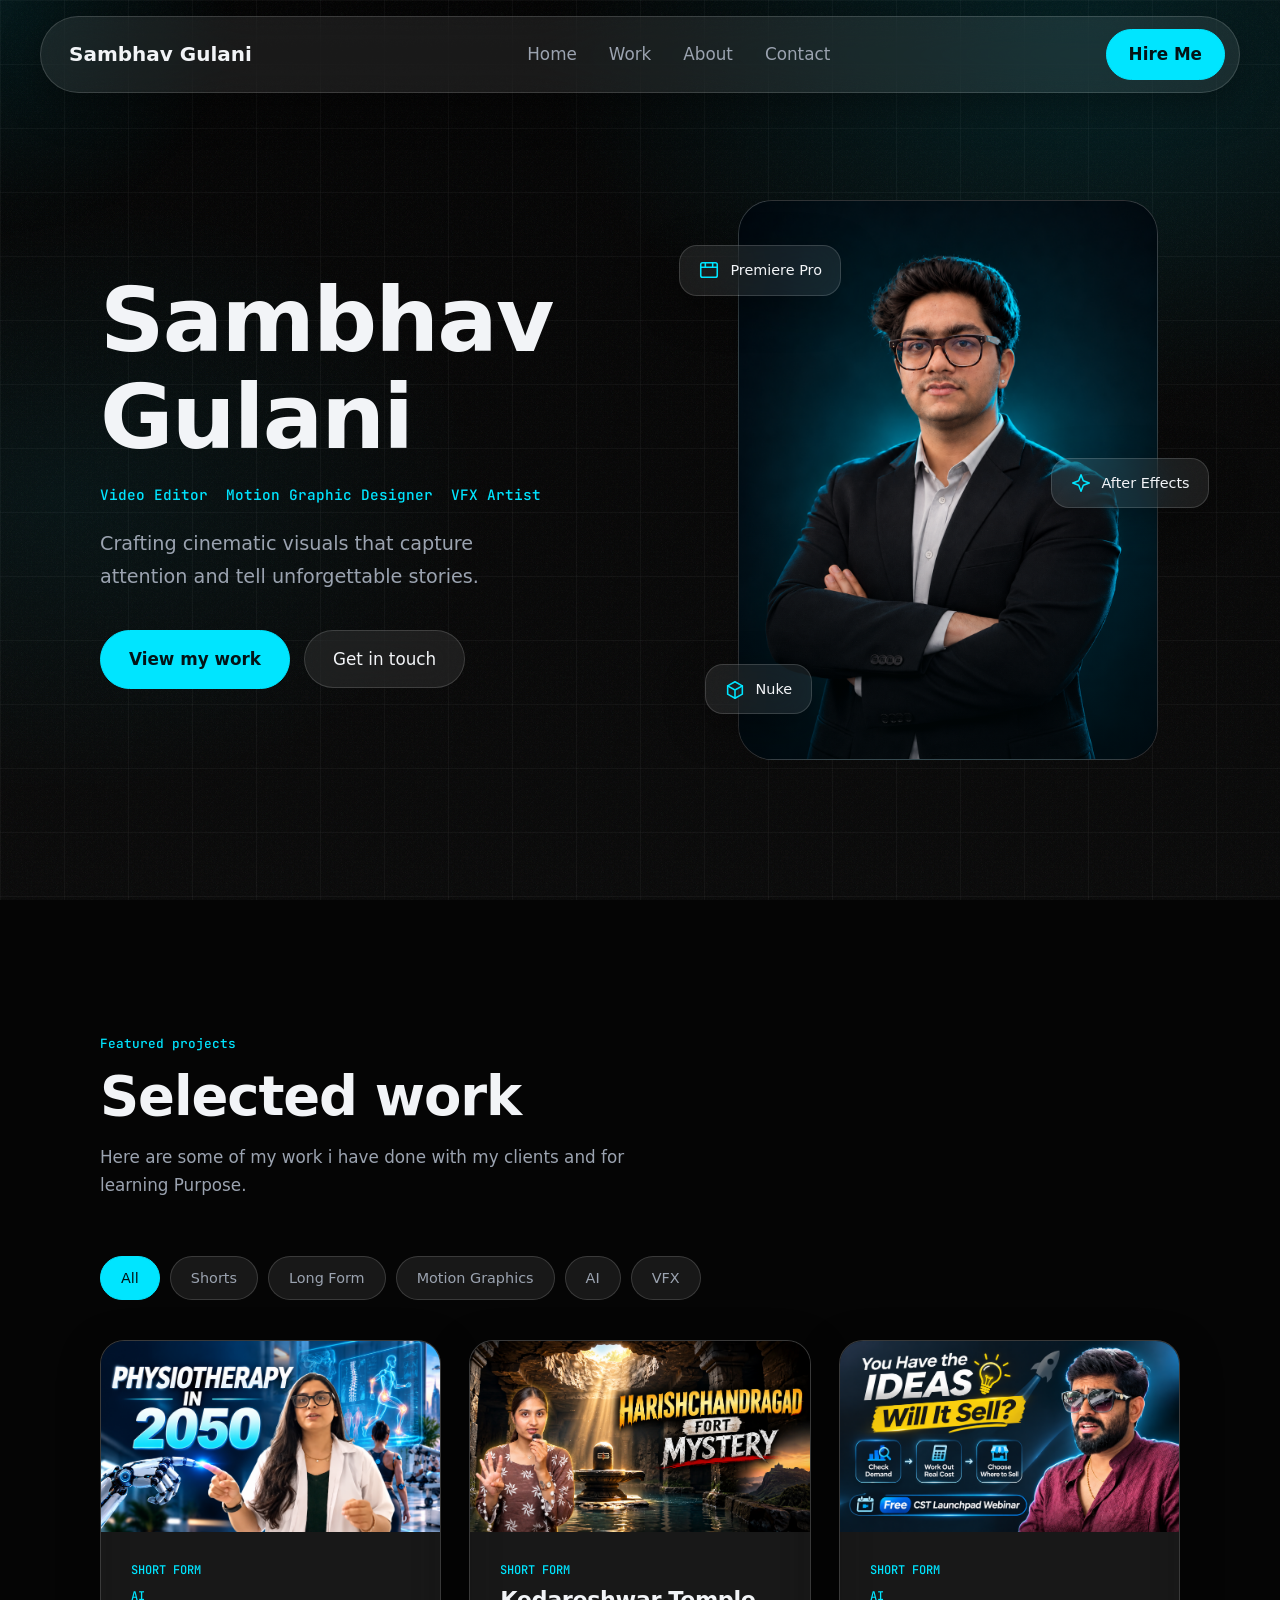
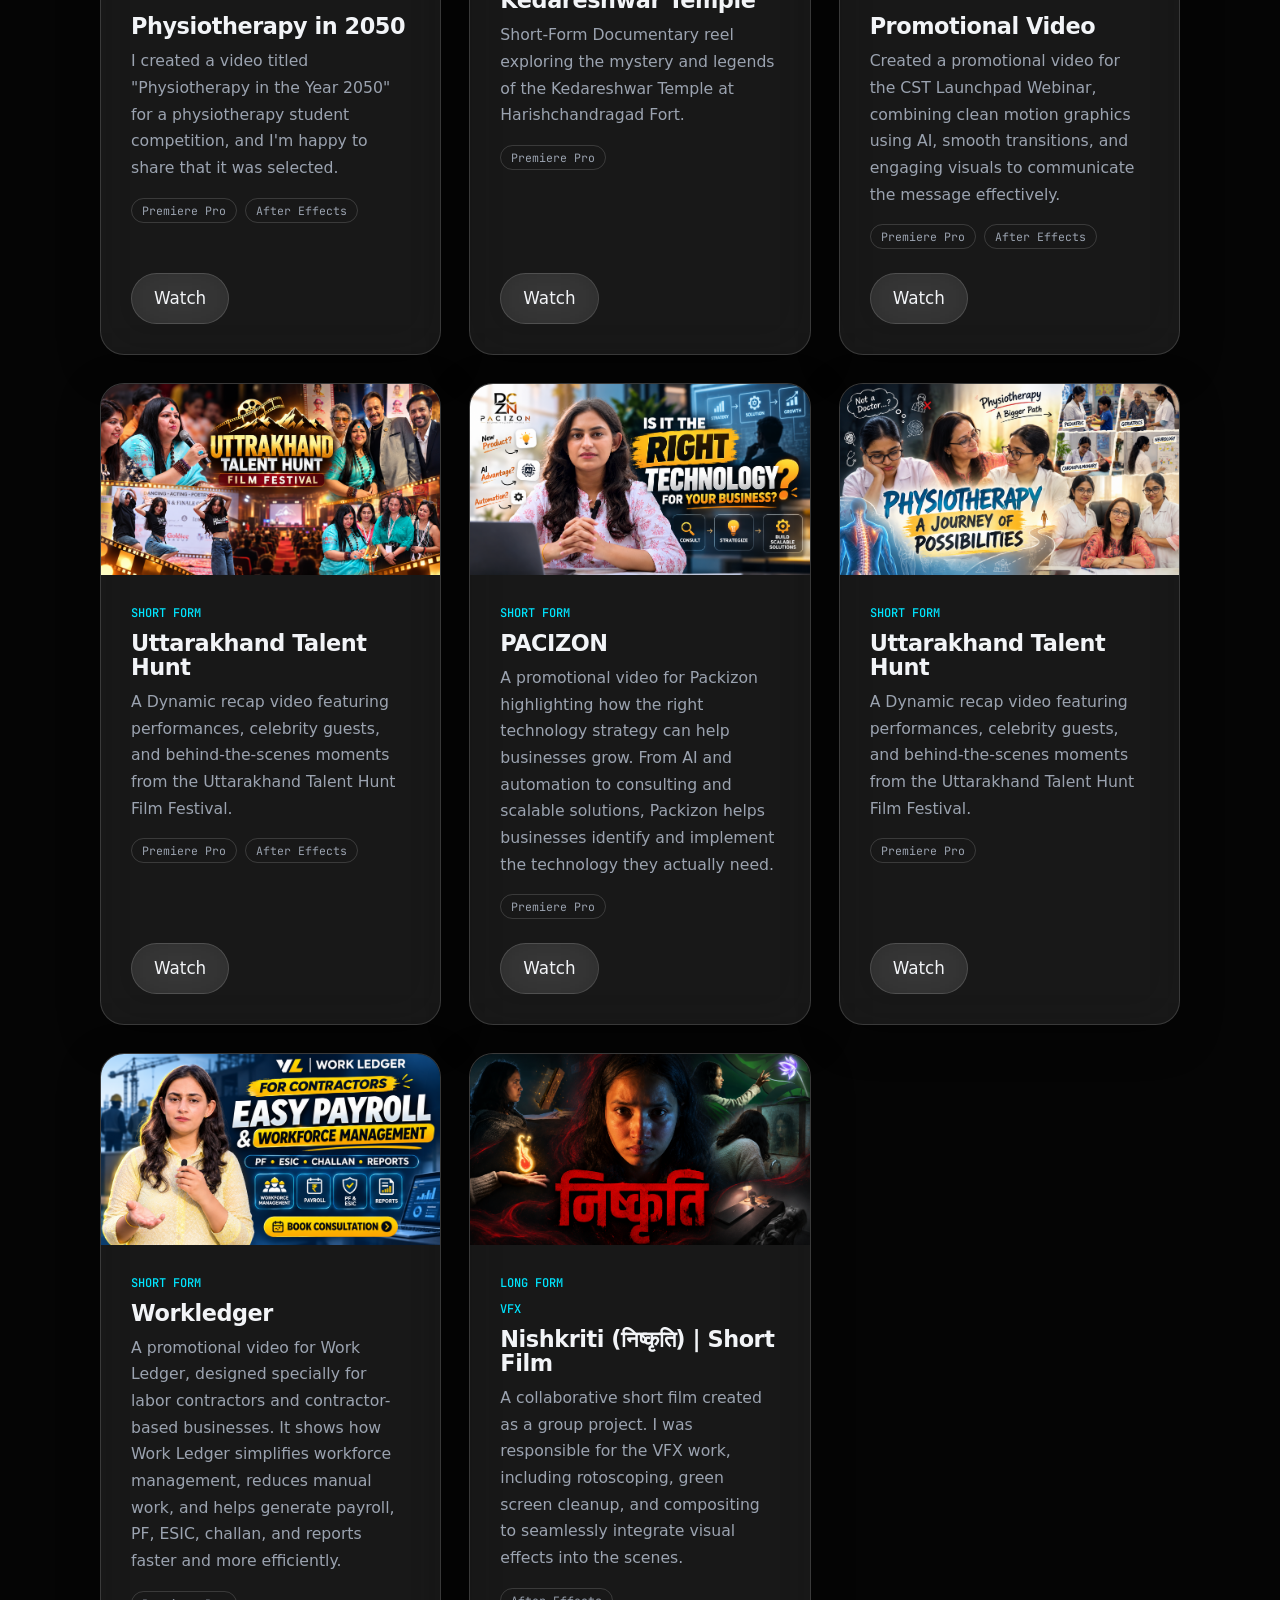
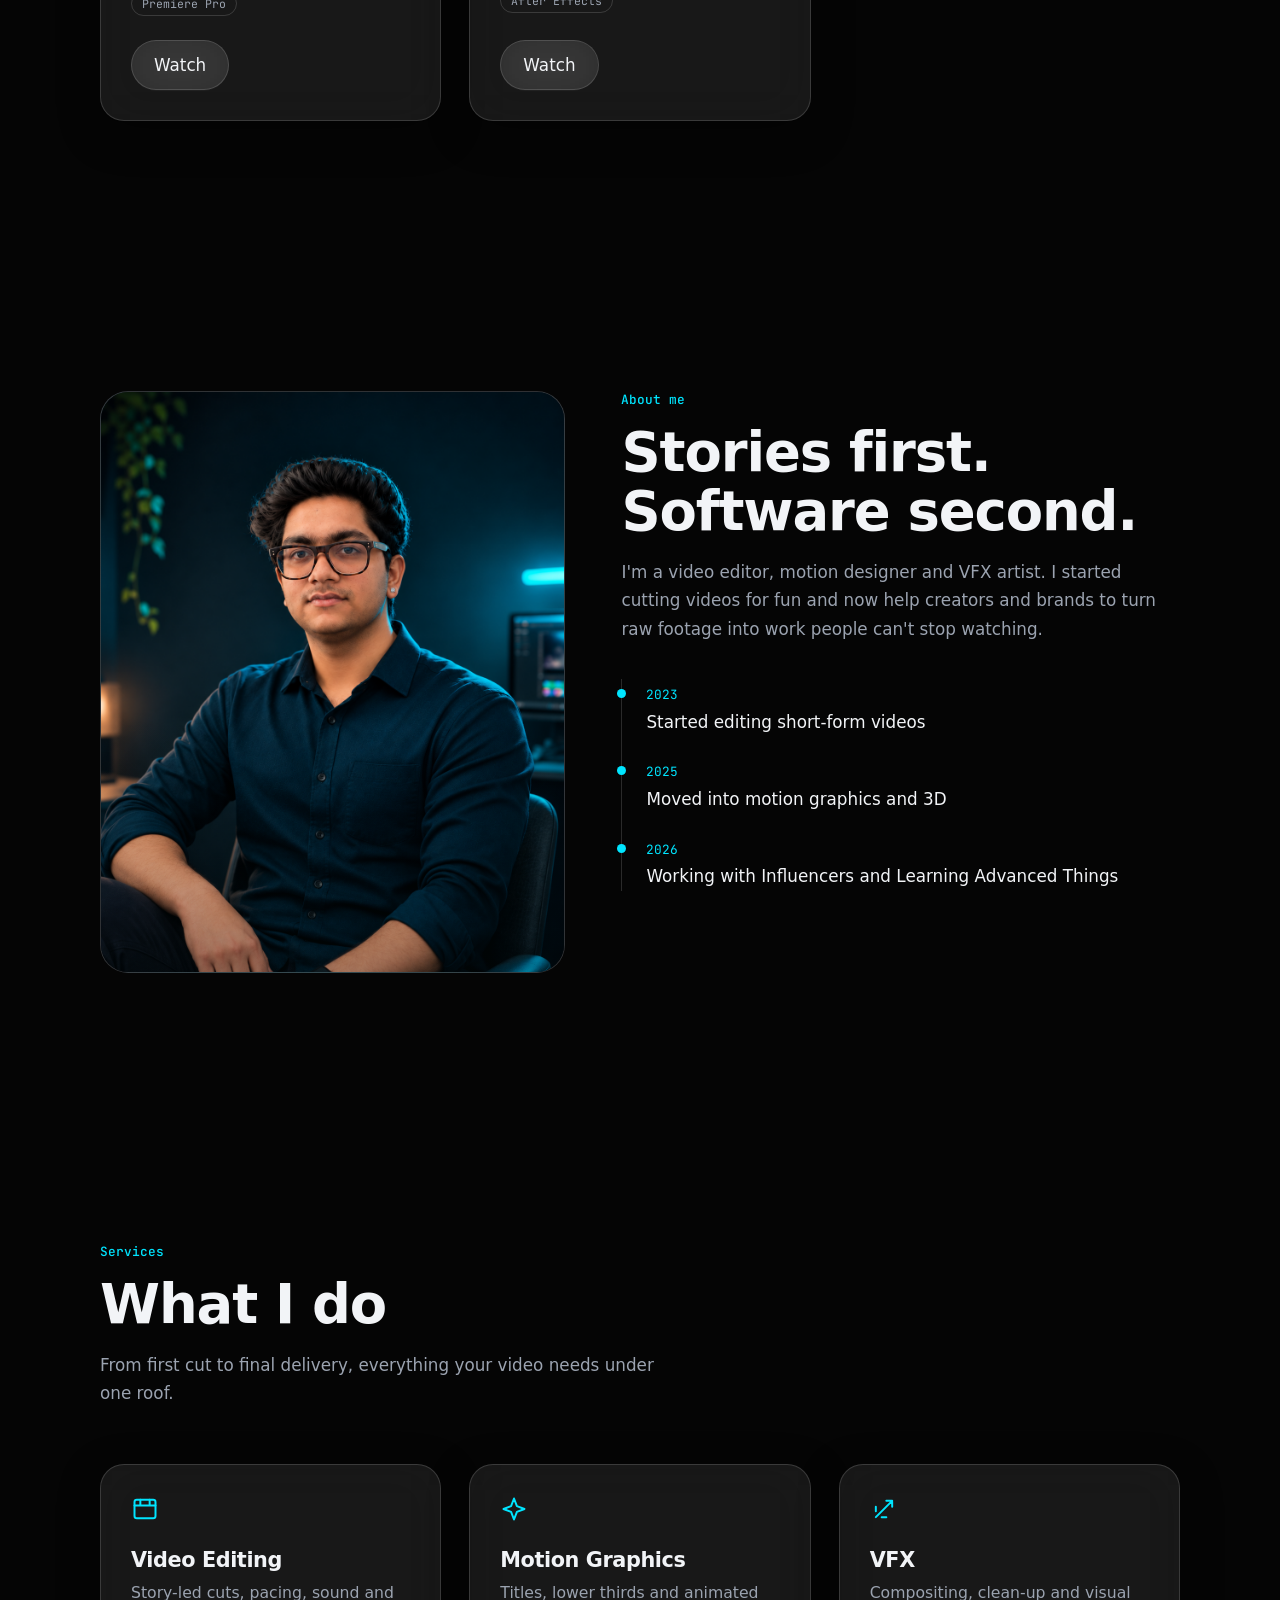
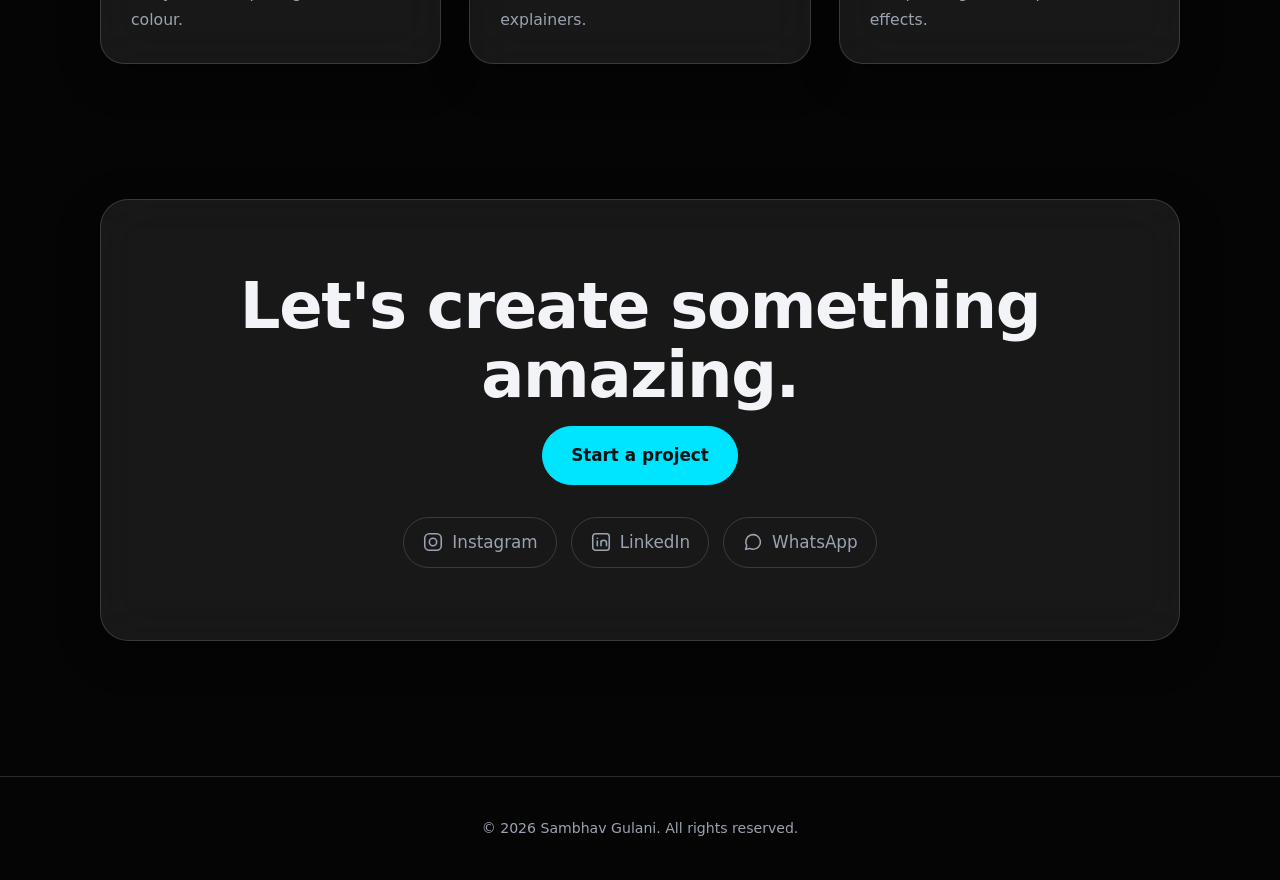
<file: index.html>
<!DOCTYPE html>
<html lang="en">
<head>
<meta charset="UTF-8">
<meta name="viewport" content="width=device-width, initial-scale=1">
<title>Sambhav Gulani – Video Editor, Motion Designer, 3D Artist</title>
<meta name="description" content="Video editor, motion designer and 3D artist crafting cinematic visuals.">
<link rel="preconnect" href="https://fonts.googleapis.com">
<link rel="preconnect" href="https://fonts.gstatic.com" crossorigin>
<link href="https://api.fontshare.com/v2/css?f[]=clash-display@600,700&f[]=general-sans@400,500&display=swap" rel="stylesheet">
<link href="https://fonts.googleapis.com/css2?family=JetBrains+Mono:wght@400;500&display=swap" rel="stylesheet">
<style>
:root{
  --bg:#050505; --bg2:#0b0b0b;
  --glass:rgba(255,255,255,.08); --border:rgba(255,255,255,.15);
  --accent:#00e5ff; --text:#f2f4f7; --muted:#9ba3b0;
  --head:"Clash Display","Plus Jakarta Sans",system-ui,sans-serif;
  --body:"General Sans",Inter,system-ui,sans-serif;
  --mono:"JetBrains Mono",ui-monospace,monospace;
  --pad:100px;
}
*{box-sizing:border-box;margin:0;padding:0}
html{scroll-behavior:smooth}
body{background:var(--bg);color:var(--text);font:400 1.05rem/1.7 var(--body);overflow-x:hidden;position:relative}
a{color:inherit;text-decoration:none}
:focus-visible{outline:2px solid var(--accent);outline-offset:3px}
svg.i{width:22px;height:22px;fill:none;stroke:currentColor;stroke-width:1.7;stroke-linecap:round;stroke-linejoin:round;flex:none}

/* background: glow + grid + noise + mouse light */
body::before{content:"";position:fixed;inset:0;z-index:-2;pointer-events:none;
  background:
   radial-gradient(900px 600px at 85% 5%,rgba(0,229,255,.13),transparent 60%),
   radial-gradient(700px 500px at 5% 55%,rgba(0,229,255,.06),transparent 60%),
   linear-gradient(rgba(255,255,255,.035) 1px,transparent 1px) 0 0/64px 64px,
   linear-gradient(90deg,rgba(255,255,255,.035) 1px,transparent 1px) 0 0/64px 64px,
   linear-gradient(var(--bg),var(--bg2))}
body::after{content:"";position:fixed;inset:0;z-index:-1;pointer-events:none;opacity:.07;
  background-image:url("data:image/svg+xml,%3Csvg xmlns='http://www.w3.org/2000/svg' width='160' height='160'%3E%3Cfilter id='n'%3E%3CfeTurbulence baseFrequency='.8' numOctaves='2'/%3E%3C/filter%3E%3Crect width='100%25' height='100%25' filter='url(%23n)'/%3E%3C/svg%3E")}
#glow{position:fixed;width:520px;height:520px;left:0;top:0;z-index:-1;pointer-events:none;border-radius:50%;
  background:radial-gradient(circle,rgba(0,229,255,.09),transparent 65%);transform:translate(-50%,-50%)}

.wrap{max-width:1400px;margin:0 auto;padding:0 var(--pad)}
.in{max-width:1200px;margin:0 auto}
section{padding:135px 0}
h1,h2,h3{font-family:var(--head);font-weight:600;line-height:1.08;letter-spacing:-.02em}
h2{font-size:clamp(2rem,4.5vw,3.4rem);margin-bottom:16px}
.tag{font:500 .8rem var(--mono);color:var(--accent);margin-bottom:16px;display:block}
.lead{color:var(--muted);max-width:52ch;margin-bottom:56px}

/* glass */
.glass{background:var(--glass);border:1px solid var(--border);border-radius:24px;padding:30px;
  backdrop-filter:blur(24px);-webkit-backdrop-filter:blur(24px);box-shadow:0 12px 40px rgba(0,0,0,.35);
  transition:transform .3s ease,border-color .3s ease}
.lift:hover{transform:translateY(-6px);border-color:rgba(0,229,255,.4)}

/* buttons */
.btn{display:inline-flex;align-items:center;gap:8px;padding:14px 28px;border-radius:999px;font-weight:500;cursor:pointer;border:1px solid var(--border);color:var(--text);background:var(--glass);backdrop-filter:blur(20px);transition:transform .25s,box-shadow .25s}
.btn.primary{background:var(--accent);color:#031417;border-color:var(--accent);font-weight:600}
.btn:hover{transform:scale(1.04);box-shadow:0 0 28px rgba(0,229,255,.35)}

/* nav */
header{position:fixed;top:16px;left:0;right:0;z-index:10;padding:0 20px}
.nav{max-width:1200px;margin:0 auto;display:flex;align-items:center;justify-content:space-between;padding:12px 14px 12px 28px;border-radius:999px}
.logo{font:700 1.25rem var(--head)}
.logo b{color:var(--accent)}
.nav ul{display:flex;gap:32px;list-style:none;color:var(--muted)}
.nav ul a:hover{color:var(--text)}
.nav .btn{padding:10px 22px}

/* hero */
.hero{min-height:100vh;display:flex;align-items:center;padding:140px 0 80px}
.hero .in{display:grid;grid-template-columns:1.2fr 1fr;gap:60px;align-items:center}
h1{font-size:clamp(3rem,7vw,5.6rem);font-weight:700;margin-bottom:20px}
.roles{font:500 .9rem var(--mono);color:var(--accent);display:flex;gap:18px;flex-wrap:wrap;margin-bottom:24px}
.hero p.sub{color:var(--muted);font-size:1.2rem;max-width:34ch;margin-bottom:36px}
.cta{display:flex;gap:14px;flex-wrap:wrap}
.visual{position:relative;aspect-ratio:4/5;max-width:420px;justify-self:center;width:100%}
.portrait{position:absolute;inset:0;border-radius:28px;border:1px solid var(--border);display:grid;place-items:center;color:var(--muted);
  background:radial-gradient(circle at 50% 30%,rgba(0,229,255,.22),transparent 60%),linear-gradient(160deg,#141a20,#0a0c0f)}
.chip{position:absolute;display:flex;align-items:center;gap:10px;padding:12px 18px;border-radius:18px;font-size:.9rem;animation:float 7s ease-in-out infinite}
.chip svg{color:var(--accent)}
.c1{top:8%;left:-14%}.c2{top:46%;right:-12%;animation-delay:-2s}.c3{bottom:8%;left:-8%;animation-delay:-4s}
@keyframes float{50%{transform:translateY(-12px)}}

/* about */
.about{display:grid;grid-template-columns:1fr 1.2fr;gap:56px;align-items:start}
.about .portrait{position:relative;aspect-ratio:4/5;inset:auto}
.about p{color:var(--muted);margin-bottom:18px}
.tl{margin-top:36px;border-left:1px solid var(--border);padding-left:24px}
.tl div{position:relative;margin-bottom:20px}
.tl div::before{content:"";position:absolute;left:-29px;top:10px;width:9px;height:9px;border-radius:50%;background:var(--accent)}
.tl span{font:400 .8rem var(--mono);color:var(--accent)}
.tl p{color:var(--text);margin:0}

/* grids */
.grid{display:grid;gap:28px}
.g3{grid-template-columns:repeat(auto-fit,minmax(260px,1fr))}
.grid .glass svg.i{color:var(--accent);margin-bottom:18px;width:28px;height:28px}
.glass h3{font-size:1.3rem;margin-bottom:8px}
.glass p{color:var(--muted);font-size:.98rem}

/* skills */
.skills{display:grid;grid-template-columns:repeat(auto-fit,minmax(260px,1fr));gap:24px 40px}
.sk{display:flex;justify-content:space-between;font-size:.95rem;margin-bottom:8px}
.sk span:last-child{font-family:var(--mono);color:var(--muted)}
.bar{height:6px;border-radius:9px;background:rgba(255,255,255,.1);overflow:hidden}
.bar i{display:block;height:100%;width:0;background:var(--accent);border-radius:9px;transition:width 1.2s cubic-bezier(.2,.7,.2,1)}
.on .bar i{width:var(--w)}

/* projects */
.filters{display:flex;gap:10px;flex-wrap:wrap;margin-bottom:40px}
.filters button{font:inherit;font-size:.9rem;color:var(--muted);padding:9px 20px;border-radius:999px;background:var(--glass);border:1px solid var(--border);cursor:pointer;transition:.25s}
.filters button:hover{color:var(--text)}
.filters button.active{background:var(--accent);color:#031417;border-color:var(--accent)}
.pgrid{grid-template-columns:repeat(auto-fit,minmax(340px,1fr))}
.proj{padding:0;overflow:hidden;display:flex;flex-direction:column}
.proj.hide{display:none}
.thumb{aspect-ratio:16/9;background-size:cover;background-position:center}
.pbody{padding:30px;display:flex;flex-direction:column;gap:10px;flex:1}
.cat{font:500 .75rem var(--mono);color:var(--accent)}
.pbody h3{font-size:1.4rem;margin:0}
.sw{display:flex;gap:8px;flex-wrap:wrap;margin:6px 0 14px}
.sw span{font:400 .72rem var(--mono);padding:4px 10px;border-radius:99px;border:1px solid var(--border);color:var(--muted)}
.pbody .btn{align-self:flex-start;margin-top:auto;padding:10px 22px}

/* workflow */
.flow{display:grid;grid-template-columns:repeat(6,1fr);gap:16px}
.step{padding:24px 18px;text-align:center;position:relative}
.step b{display:block;font:500 .8rem var(--mono);color:var(--accent);margin-bottom:8px}
.step h3{font-size:1.05rem;margin:0}
.step:not(:last-child)::after{content:"";position:absolute;right:-17px;top:50%;width:18px;height:1px;background:var(--border)}

/* stats */
.stats{display:grid;grid-template-columns:repeat(auto-fit,minmax(200px,1fr));gap:24px;text-align:center}
.stats b{display:block;font:700 3rem var(--head);color:var(--accent);line-height:1}
.stats span{font:400 .85rem var(--mono);color:var(--muted)}

/* testimonials */
.quote p{color:var(--text);font-size:1.02rem;margin-bottom:22px}
.quote small{font:400 .82rem var(--mono);color:var(--muted)}

/* contact */
.contact .glass{text-align:center;padding:72px 30px;border-radius:28px}
.contact h2{font-size:clamp(2.2rem,5vw,4rem)}
.contact .mail{font:500 clamp(1.1rem,2.5vw,1.6rem) var(--mono);color:var(--accent);display:block;margin:16px 0 32px}
.socials{display:flex;gap:14px;justify-content:center;flex-wrap:wrap;margin-top:32px}
.socials a{display:flex;align-items:center;gap:8px;color:var(--muted);padding:10px 18px;border-radius:99px;border:1px solid var(--border)}
.socials a:hover{color:var(--text);border-color:var(--accent)}
footer{padding:40px 0;text-align:center;color:var(--muted);font-size:.88rem;border-top:1px solid var(--border)}

/* blur reveal */
.rv{opacity:0;filter:blur(10px);transform:translateY(24px);transition:opacity .9s ease,filter .9s ease,transform .9s ease}
.rv.on{opacity:1;filter:none;transform:none}

@media (max-width:1024px){
  :root{--pad:40px}
  .hero .in,.about{grid-template-columns:1fr}
  .flow{grid-template-columns:repeat(3,1fr)}
  .step::after{display:none}
  .nav ul{display:none}
  .c1{left:0}.c2{right:0}.c3{left:0}
}
@media (max-width:600px){
  :root{--pad:20px}
  section{padding:90px 0}
  .flow{grid-template-columns:1fr 1fr}
  .pgrid{grid-template-columns:1fr}
  .nav{padding-left:20px}
}
@media (prefers-reduced-motion:reduce){
  .chip{animation:none}.rv{opacity:1;filter:none;transform:none;transition:none}.bar i{transition:none}html{scroll-behavior:auto}
}
</style>
</head>
<body>
<div id="glow"></div>

<header>
  <nav class="nav glass" style="padding:12px 14px 12px 28px;border-radius:999px">
    <a class="logo" href="#home">Sambhav Gulani<b></b></a>
    <ul>
      <li><a href="#home">Home</a></li>
      <li><a href="#work">Work</a></li>
      <li><a href="#about">About</a></li>
      <li><a href="#contact">Contact</a></li>
    </ul>
    <a class="btn primary" href="#contact">Hire Me</a>
  </nav>
</header>

<main>



<!-- HERO SECTION -->
<section class="hero" id="home">

  <style>
    /* PHOTO CONTAINER */
    .hero .portrait {
      position: relative;
      overflow: hidden;
      border-radius: 34px;
      isolation: isolate;
      -webkit-user-select: none;
      user-select: none;
      -webkit-touch-callout: none;
    }

    /* PROTECTED PHOTO */
    .hero .portrait .hero-photo {
      width: 100%;
      height: 100%;
      display: block;
      object-fit: cover;
      object-position: center 20%;

      /* Prevent normal image interaction */
      pointer-events: none;
      -webkit-user-drag: none;
      user-drag: none;
      -webkit-user-select: none;
      user-select: none;
      -webkit-touch-callout: none;
    }

    /* CINEMATIC GRADIENT */
    .hero .portrait::after {
      content: "";
      position: absolute;
      inset: 0;
      background: linear-gradient(
        to bottom,
        transparent 55%,
        rgba(0, 15, 18, 0.35) 100%
      );
      pointer-events: none;
      z-index: 1;
    }

    /* TRANSPARENT INTERACTION SHIELD */
    .hero .photo-shield {
      position: absolute;
      inset: 0;
      z-index: 2;
      background: transparent;
      -webkit-user-select: none;
      user-select: none;
      -webkit-touch-callout: none;
      cursor: default;
    }
  </style>

  <div class="wrap" style="width:100%">
    <div class="in">

      <!-- LEFT: INTRODUCTION -->
      <div>
        <h1>Sambhav Gulani</h1>

        <div class="roles">
          <span>Video Editor</span>
          <span>Motion Graphic Designer</span>
          <span>VFX Artist</span>
        </div>

        <p class="sub">
          Crafting cinematic visuals that capture attention
          and tell unforgettable stories.
        </p>

        <div class="cta">
          <a class="btn primary" href="#work">
            View my work
          </a>
          <a class="btn" href="#contact">
            Get in touch
          </a>
        </div>
      </div>

      <!-- RIGHT: PHOTO & SOFTWARE BADGES -->
      <div class="visual">

        <!-- PROFILE PHOTO -->
        <div class="portrait"
             oncontextmenu="return false;"
             ondragstart="return false;">

          <img
            src="PFP/image 1.png"
            alt="Sambhav Gulani"
            class="hero-photo"
            loading="eager"
            decoding="async"
            draggable="false"
          />

          <!-- Prevent normal image interaction -->
          <div class="photo-shield"
               aria-hidden="true"></div>
        </div>

        <!-- PREMIERE PRO -->
        <div class="chip glass c1">
          <svg class="i" viewBox="0 0 24 24">
            <rect x="3" y="4"
                  width="18" height="16" rx="2"/>
            <path d="M3 9h18M8 4v5M16 4v5"/>
          </svg>
          Premiere Pro
        </div>

        <!-- AFTER EFFECTS -->
        <div class="chip glass c2">
          <svg class="i" viewBox="0 0 24 24">
            <path d="M12 3l2.5 6.5L21 12l-6.5 2.5L12 21l-2.5-6.5L3 12l6.5-2.5z"/>
          </svg>
          After Effects
        </div>

        <!-- NUKE -->
        <div class="chip glass c3">
          <svg class="i" viewBox="0 0 24 24">
            <path d="M12 3l8 4.5v9L12 21l-8-4.5v-9z"/>
            <path d="M12 12l8-4.5M12 12v9M12 12L4 7.5"/>
          </svg>
          Nuke
        </div>

      </div>

    </div>
  </div>

</section>
<!-- END HERO SECTION -->




<!-- PROJECTS -->
<section id="work"><div class="wrap"><div class="in">
  <span class="tag">Featured projects</span><h2>Selected work</h2>
  <p class="lead">Here are some of my work i have done with my clients and for learning Purpose.</p>
  <div class="filters" role="group" aria-label="Filter projects">
    <button class="active" data-f="all">All</button><button data-f="shorts">Shorts</button><button data-f="long">Long Form</button><button data-f="motion">Motion Graphics</button><button data-f="AI">AI</button><button data-f="vfx">VFX</button>
  </div>
  <div class="grid pgrid">
    

</article>



<article class="glass proj lift tilt" data-c="shorts AI">
    <div class="thumb" style="background-image:url('thumbnails/1.png'); background-size:cover; background-position:center;"></div>

    <div class="pbody">
        <span class="cat">SHORT FORM</span>
        <span class="cat">AI</span>
        <h3>Physiotherapy in 2050</h3>
        <p>I created a video titled "Physiotherapy in the Year 2050" for a physiotherapy student competition, and I'm happy to share that it was selected.</p>

        <div class="sw">
            <span>Premiere Pro</span>
            <span>After Effects</span>
        </div>

        <a class="btn" href="https://res.cloudinary.com/ocfi6mjh/video/upload/physiotherapy_Mahek.mp4" target="_blank" rel="noopener noreferrer">
            Watch
        </a>
    </div>
</article>



<article class="glass proj lift tilt" data-c="shorts">
    <div class="thumb" style="background-image:url('thumbnails/2.png'); background-size:cover; background-position:center;"></div>

    <div class="pbody">
        <span class="cat">SHORT FORM</span>
        <h3>Kedareshwar Temple</h3>
        <p>Short-Form Documentary reel exploring the mystery and legends of the Kedareshwar Temple at Harishchandragad Fort.</p>

        <div class="sw">
            <span>Premiere Pro</span>
        </div>

        <a class="btn" href="https://res.cloudinary.com/ocfi6mjh/video/upload/harish_chandra_fort.mp4" target="_blank" rel="noopener noreferrer">
            Watch
        </a>
    </div>
</article>



<article class="glass proj lift tilt" data-c="shorts AI">
    <div class="thumb" style="background-image:url('thumbnails/6.png'); background-size:cover; background-position:center;"></div>

    <div class="pbody">
        <span class="cat">SHORT FORM</span>
        <span class="cat">AI</span>
        <h3>Promotional Video</h3>
        <p>Created a promotional video for the CST Launchpad Webinar, combining clean motion graphics using AI, smooth transitions, and engaging visuals to communicate the message effectively.</p>

        <div class="sw">
            <span>Premiere Pro</span>
            <span>After Effects</span>
        </div>
        <a class="btn" href="https://res.cloudinary.com/ocfi6mjh/video/upload/TEST_VIDEO_FOR_INTERNSHIP.mp4" target="_blank" rel="noopener noreferrer">
            Watch
        </a>
    </div>
</article> 



<article class="glass proj lift tilt" data-c="shorts">
    <div class="thumb" style="background-image:url('thumbnails/3.png'); background-size:cover; background-position:center;"></div>

    <div class="pbody">
        <span class="cat">SHORT FORM</span>
        <h3>Uttarakhand Talent Hunt</h3>
        <p>A Dynamic recap video featuring performances, celebrity guests, and behind-the-scenes moments from the Uttarakhand Talent Hunt Film Festival.</p>

        <div class="sw">
            <span>Premiere Pro</span>
            <span>After Effects</span>
        </div>

        <a class="btn" href="https://res.cloudinary.com/ocfi6mjh/video/upload/UK_TALENT_HUNT_day-1.mp4" target="_blank" rel="noopener noreferrer">
            Watch
        </a>
    </div>
</article>

<article class="glass proj lift tilt" data-c="shorts">
    <div class="thumb" style="background-image:url('thumbnails/4.png'); background-size:cover; background-position:center;"></div>

    <div class="pbody">
        <span class="cat">SHORT FORM</span>
        <h3>PACIZON</h3>
        <p>A promotional video for Packizon highlighting how the right technology strategy can help businesses grow. From AI and automation to consulting and scalable solutions, Packizon helps businesses identify and implement the technology they actually need.</p>

        <div class="sw">
            <span>Premiere Pro</span>
        </div>

        <a class="btn" href="https://res.cloudinary.com/ocfi6mjh/video/upload/PACIZON.mp4" target="_blank" rel="noopener noreferrer">
            Watch
        </a>
    </div>
</article>



<article class="glass proj lift tilt" data-c="shorts">
    <div class="thumb" style="background-image:url('thumbnails/5.png'); background-size:cover; background-position:center;"></div>

    <div class="pbody">
        <span class="cat">SHORT FORM</span>
        <h3>Uttarakhand Talent Hunt</h3>
        <p>A Dynamic recap video featuring performances, celebrity guests, and behind-the-scenes moments from the Uttarakhand Talent Hunt Film Festival.</p>

        <div class="sw">
            <span>Premiere Pro</span>
        </div>

        <a class="btn" href="https://res.cloudinary.com/ocfi6mjh/video/upload/MAHEK_NAKSHI.mp4" target="_blank" rel="noopener noreferrer">
            Watch
        </a>
    </div>
</article>



<article class="glass proj lift tilt" data-c="shorts">
    <div class="thumb" style="background-image:url('thumbnails/8.png'); background-size:cover; background-position:center;"></div>

    <div class="pbody">
        <span class="cat">SHORT FORM</span>
        <h3>Workledger</h3>
        <p>A promotional video for Work Ledger, designed specially for labor contractors and contractor-based businesses. It shows how Work Ledger simplifies workforce management, reduces manual work, and helps generate payroll, PF, ESIC, challan, and reports faster and more efficiently.</p>

        <div class="sw">
            <span>Premiere Pro</span>
        </div>

        <a class="btn" href="https://res.cloudinary.com/ocfi6mjh/video/upload/Workledger_File.mp4" target="_blank" rel="noopener noreferrer">
            Watch
        </a>
    </div>
</article>




<article class="glass proj lift tilt" data-c="long vfx">
    <div class="thumb" style="background-image:url('thumbnails/7.png'); background-size:cover; background-position:center;"></div>

    <div class="pbody">
        <span class="cat">LONG FORM</span>
        <span class="cat">VFX</span>

        <h3>Nishkriti (निष्कृति) | Short Film</h3>

        <p>A collaborative short film created as a group project. I was responsible for the VFX work, including rotoscoping, green screen cleanup, and compositing to seamlessly integrate visual effects into the scenes.</p>

        <div class="sw">
            <span>After Effects</span>
        </div>

        <a class="btn" href="https://res.cloudinary.com/ocfi6mjh/video/upload/v1795207069/Nishkriti_1.mp4" target="_blank" rel="noopener noreferrer">
            Watch
        </a>
    </div>
</article>



  </div>
</div></div></section>



<!-- ABOUT SECTION -->
<section id="about">

  <style>
    /* ABOUT PHOTO CONTAINER */
    #about .portrait {
      position: relative;
      overflow: hidden;
      border-radius: 28px;
      isolation: isolate;
      user-select: none;
      -webkit-user-select: none;
      -webkit-touch-callout: none;
    }

    /* ABOUT PROFILE PHOTO */
    #about .about-photo {
      width: 100%;
      height: 100%;
      display: block;
      object-fit: cover;
      object-position: center 20%;
      pointer-events: none;
      -webkit-user-drag: none;
      user-select: none;
      -webkit-user-select: none;
      -webkit-touch-callout: none;
    }

    /* CINEMATIC GRADIENT */
    #about .portrait::after {
      content: "";
      position: absolute;
      inset: 0;
      background: linear-gradient(
        to bottom,
        transparent 55%,
        rgba(0, 15, 18, 0.3) 100%
      );
      pointer-events: none;
      z-index: 1;
    }

    /* TRANSPARENT PROTECTION LAYER */
    #about .photo-shield {
      position: absolute;
      inset: 0;
      z-index: 2;
      background: transparent;
      user-select: none;
      -webkit-user-select: none;
      -webkit-touch-callout: none;
      cursor: default;
    }
  </style>

  <div class="wrap">
    <div class="in about rv">

      <!-- LEFT: PROFILE PHOTO -->
      <div
        class="portrait"
        oncontextmenu="return false;"
        ondragstart="return false;"
      >
        <img
          src="PFP/image 2.png"
          alt="Sambhav Gulani"
          class="about-photo"
          loading="lazy"
          decoding="async"
          draggable="false"
        />

        <!-- Prevent normal image interactions -->
        <div
          class="photo-shield"
          aria-hidden="true"
        ></div>
      </div>

      <!-- RIGHT: ABOUT CONTENT -->
      <div>

        <span class="tag">About me</span>

        <h2>Stories first. Software second.</h2>

        <p>
          I'm a video editor, motion designer and VFX artist.
          I started cutting videos for fun and now help
          creators and brands to turn raw footage into work
          people can't stop watching.
        </p>

        <!-- CAREER TIMELINE -->
        <div class="tl">

          <div>
            <span>2023</span>
            <p>Started editing short-form videos</p>
          </div>

          <div>
            <span>2025</span>
            <p>Moved into motion graphics and 3D</p>
          </div>

          <div>
            <span>2026</span>
            <p>
              Working with Influencers and Learning
              Advanced Things
            </p>
          </div>

        </div>

      </div>

    </div>
  </div>

</section>
<!-- END ABOUT SECTION -->


<!-- SERVICES -->
<section id="services"><div class="wrap"><div class="in rv">
  <span class="tag">Services</span><h2>What I do</h2>
  <p class="lead">From first cut to final delivery, everything your video needs under one roof.</p>
  <div class="grid g3">
    <div class="glass lift"><svg class="i" viewBox="0 0 24 24"><rect x="3" y="4" width="18" height="16" rx="2"/><path d="M3 9h18M8 4v5M16 4v5"/></svg><h3>Video Editing</h3><p>Story-led cuts, pacing, sound and colour.</p></div>
    <div class="glass lift"><svg class="i" viewBox="0 0 24 24"><path d="M12 3l2.5 6.5L21 12l-6.5 2.5L12 21l-2.5-6.5L3 12l6.5-2.5z"/></svg><h3>Motion Graphics</h3><p>Titles, lower thirds and animated explainers.</p></div>
    <div class="glass lift"><svg class="i" viewBox="0 0 24 24"><path d="M5 19L19 5M14 5h5v5M5 10v4M10 19h4"/></svg><h3>VFX</h3><p>Compositing, clean-up and visual effects.</p></div>
  </div>
</div></div></section>







<!-- CONTACT -->
<section class="contact" id="contact" style="padding-top:0"><div class="wrap"><div class="in rv">
  <div class="glass">
    <h2>Let's create something amazing.</h2>
    
    <a class="btn primary" href="mailto:gulanisambhav20@gmail.com">Start a project</a>
    <div class="socials">
      <a href="https://www.instagram.com/sambhav_gulani/"
   target="_blank"
   rel="noopener noreferrer"
   class="social-btn">
    <svg class="i" viewBox="0 0 24 24">
        <rect x="3" y="3" width="18" height="18" rx="5"/>
        <circle cx="12" cy="12" r="4"/>
    </svg>
    Instagram
</a>
      <a href="#"><svg class="i" viewBox="0 0 24 24"><rect x="3" y="3" width="18" height="18" rx="3"/><path d="M8 11v5M8 8v.01M12 16v-5M12 13a3 3 0 016 0v3"/></svg>LinkedIn</a>
      <a href="https://wa.me/917895456222?text=Hi%20Sambhav!%20I%20visited%20your%20portfolio%20website%20and%20would%20like%20to%20discuss%20a%20project."
   target="_blank"
   rel="noopener noreferrer"
   class="social-btn">
    <svg class="i" viewBox="0 0 24 24">
        <path d="M4 20l1.2-4A8 8 0 1112 20a8 8 0 01-3.8-1z"/>
    </svg>
    WhatsApp
</a>
    </div>
  </div>
</div></div></section>
</main>

<footer>© 2026 Sambhav Gulani. All rights reserved.</footer>

<script>
// mouse glow
const g=document.getElementById('glow');
addEventListener('pointermove',e=>{g.style.left=e.clientX+'px';g.style.top=e.clientY+'px'});
// reveal + skill bars
const io=new IntersectionObserver(es=>es.forEach(e=>{if(e.isIntersecting){e.target.classList.add('on');io.unobserve(e.target)}}),{threshold:.15});
document.querySelectorAll('.rv').forEach(el=>io.observe(el));
// project filter
const btns=document.querySelectorAll('.filters button'),cards=document.querySelectorAll('.proj');
btns.forEach(b=>b.addEventListener('click',()=>{
  btns.forEach(x=>x.classList.remove('active'));b.classList.add('active');
  cards.forEach(c=>c.classList.toggle('hide',b.dataset.f!=='all'&&!c.dataset.c.split(' ').includes(b.dataset.f)));
}));
// subtle card tilt
if(matchMedia('(hover:hover) and (prefers-reduced-motion:no-preference)').matches){
  cards.forEach(c=>{
    c.addEventListener('pointermove',e=>{const r=c.getBoundingClientRect(),x=(e.clientX-r.left)/r.width-.5,y=(e.clientY-r.top)/r.height-.5;
      c.style.transform=`perspective(900px) rotateY(${x*5}deg) rotateX(${-y*5}deg) translateY(-6px)`});
    c.addEventListener('pointerleave',()=>c.style.transform='');
  });
}
</script>
</body>
</html>
</file>
